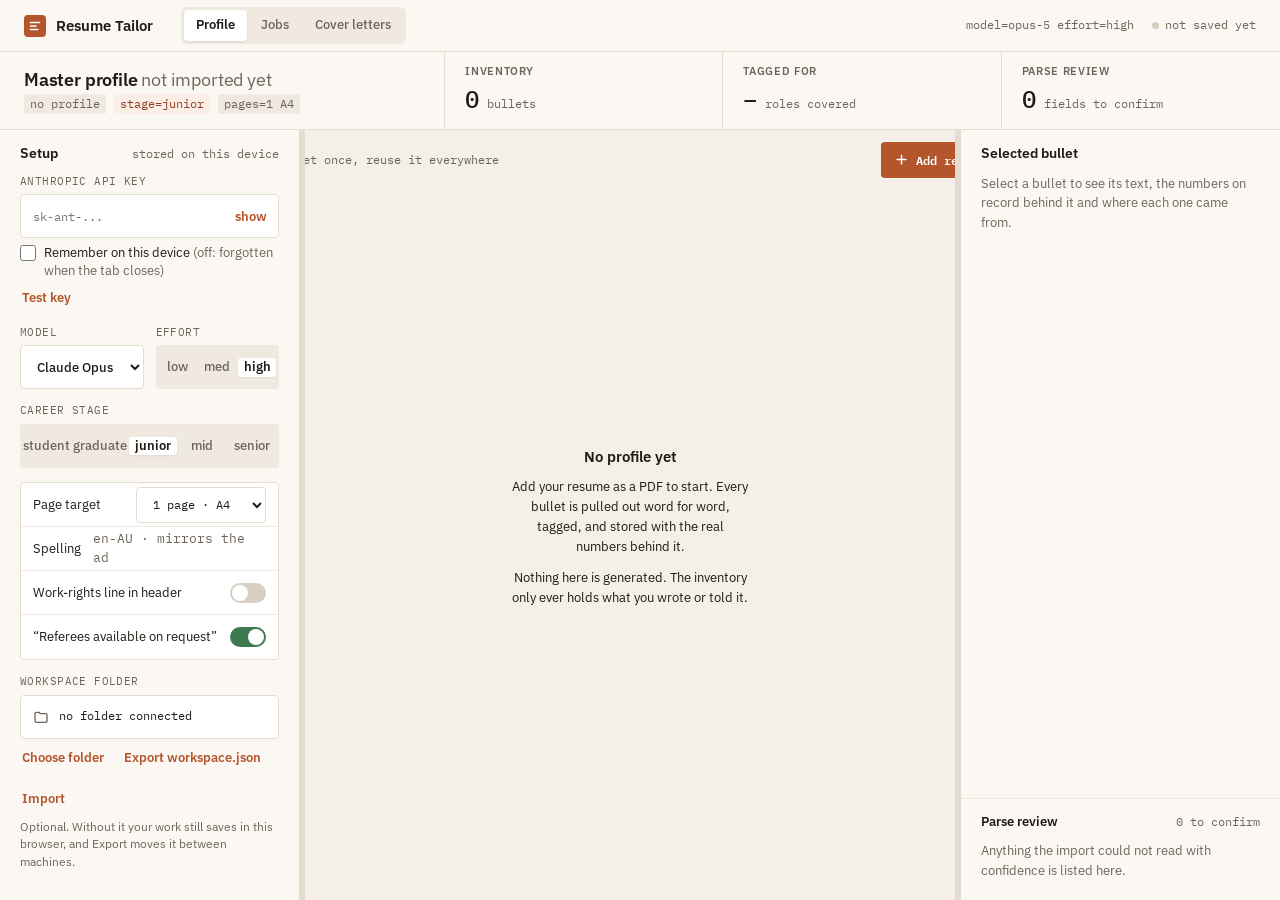
<file: index.html>
<!doctype html>
<html lang="en-AU">
<head>
<meta charset="utf-8">
<meta name="viewport" content="width=device-width, initial-scale=1">
<title>Resume Tailor</title>
<link rel="preconnect" href="https://fonts.googleapis.com">
<link rel="preconnect" href="https://fonts.gstatic.com" crossorigin>
<link rel="stylesheet" href="https://fonts.googleapis.com/css2?family=IBM+Plex+Sans:wght@400;500;600&family=IBM+Plex+Mono:wght@400;500&display=swap">
<!-- ?v= is a cache buster. python -m http.server sends no cache headers, so Chrome
     caches these heuristically and can keep serving an old copy after you pull.
     Bump it when any of the css or js files change. -->
<link rel="stylesheet" href="styles.css?v=11">
<link rel="stylesheet" href="print.css?v=11">
</head>
<body>

<header class="chrome">
  <div class="wordmark">
    <span class="mark" aria-hidden="true">
      <svg width="14" height="14" viewBox="0 0 24 24" fill="none" stroke="#fff" stroke-width="2.2" stroke-linecap="round" stroke-linejoin="round"><path d="M4 6h16M4 12h10M4 18h13"></path></svg>
    </span>
    <span>Resume Tailor</span>
  </div>

  <div class="seg-nav" role="tablist" aria-label="Screens">
    <button type="button" role="tab" id="nav-profile" aria-controls="screen-profile" aria-selected="true">Profile</button>
    <button type="button" role="tab" id="nav-jobs" aria-controls="screen-jobs" aria-selected="false">Jobs</button>
    <button type="button" role="tab" id="nav-letters" aria-controls="screen-letters" aria-selected="false">Cover letters</button>
  </div>

  <div class="spacer"></div>

  <div class="readout mono">
    <span id="readout-model">model=opus-5 effort=high</span>
    <span class="saved"><span class="dot" id="saved-dot"></span><span id="saved-text">not saved yet</span></span>
  </div>
</header>

<main>

  <!-- ============================ PROFILE ============================ -->
  <section class="screen" id="screen-profile" role="tabpanel" aria-labelledby="nav-profile">
    <div class="strip strip-4">
      <div class="strip-title">
        <h1>Master profile <span class="muted" id="profile-name">not imported yet</span></h1>
        <div class="chips mono" id="profile-chips"></div>
      </div>
      <div class="metric">
        <div class="metric-label">Inventory</div>
        <div class="metric-value"><span class="mono num" id="m-inventory">0</span><span class="mono sub" id="m-inventory-sub">bullets</span></div>
      </div>
      <div class="metric">
        <div class="metric-label">Tagged for</div>
        <div class="metric-value"><span class="mono num" id="m-tagged">&ndash;</span><span class="mono sub">roles covered</span></div>
      </div>
      <div class="metric">
        <div class="metric-label">Parse review</div>
        <div class="metric-value"><span class="mono num" id="m-review">0</span><span class="mono sub">fields to confirm</span></div>
      </div>
    </div>

    <div class="panels panels-wide">

      <!-- Left: setup -->
      <aside class="panel panel-left">
        <div class="panel-head">
          <h2>Setup</h2>
          <span class="mono muted">stored on this device</span>
        </div>

        <div class="panel-body">

          <div class="field">
            <label class="field-label mono" for="key-input">anthropic api key</label>
            <div class="input-row">
              <input type="password" id="key-input" class="mono" autocomplete="off" spellcheck="false" placeholder="sk-ant-...">
              <button type="button" class="link-btn" id="key-show" aria-pressed="false">show</button>
            </div>
            <label class="check">
              <input type="checkbox" id="key-remember">
              <span>Remember on this device <span class="muted">(off: forgotten when the tab closes)</span></span>
            </label>
            <div class="link-row">
              <button type="button" class="link-btn" id="key-test">Test key</button>
              <span class="keystatus" id="key-status"></span>
            </div>
            <p class="note" id="key-note" hidden></p>
          </div>

          <div class="grid-2">
            <div class="field">
              <label class="field-label mono" for="set-model">model</label>
              <select id="set-model">
                <option value="claude-opus-5">Claude Opus 5</option>
                <option value="claude-sonnet-5">Claude Sonnet 5</option>
                <option value="claude-haiku-4-5">Claude Haiku 4.5</option>
              </select>
            </div>
            <div class="field">
              <span class="field-label mono" id="label-effort">effort</span>
              <div class="seg" role="radiogroup" aria-labelledby="label-effort">
                <label><input type="radio" name="effort" value="low"><span>low</span></label>
                <label><input type="radio" name="effort" value="medium"><span>med</span></label>
                <label><input type="radio" name="effort" value="high"><span>high</span></label>
              </div>
            </div>
          </div>

          <div class="field">
            <span class="field-label mono" id="label-stage">career stage</span>
            <div class="seg" role="radiogroup" aria-labelledby="label-stage">
              <label><input type="radio" name="stage" value="student"><span>student</span></label>
              <label><input type="radio" name="stage" value="graduate"><span>graduate</span></label>
              <label><input type="radio" name="stage" value="junior"><span>junior</span></label>
              <label><input type="radio" name="stage" value="mid"><span>mid</span></label>
              <label><input type="radio" name="stage" value="senior"><span>senior</span></label>
            </div>
          </div>

          <div class="rows">
            <div class="row">
              <label for="set-pages">Page target</label>
              <select id="set-pages" class="compact">
                <option value="1">1 page &middot; A4</option>
                <option value="2">2 pages &middot; A4</option>
                <option value="3">3 pages &middot; A4</option>
              </select>
            </div>
            <div class="row">
              <span>Spelling</span>
              <span class="mono muted">en-AU &middot; mirrors the ad</span>
            </div>
            <label class="row">
              <span>Work-rights line in header</span>
              <input type="checkbox" class="switch" id="set-workrights">
            </label>
            <div class="row row-input" id="workrights-row" hidden>
              <label class="sr-only" for="set-workrights-text">Work rights wording</label>
              <input type="text" id="set-workrights-text" placeholder="Australian citizen">
            </div>
            <label class="row">
              <span>&ldquo;Referees available on request&rdquo;</span>
              <input type="checkbox" class="switch" id="set-referees">
            </label>
          </div>

          <div class="field">
            <span class="field-label mono">workspace folder</span>
            <div class="folder">
              <svg width="16" height="16" viewBox="0 0 24 24" fill="none" stroke="currentColor" stroke-width="2" stroke-linecap="round" stroke-linejoin="round" aria-hidden="true"><path d="M3 7a2 2 0 0 1 2-2h4l2 2h8a2 2 0 0 1 2 2v9a2 2 0 0 1-2 2H5a2 2 0 0 1-2-2z"></path></svg>
              <span class="mono folder-path" id="folder-path">no folder connected</span>
              <span class="folder-state" id="folder-state"></span>
            </div>
            <div class="link-row">
              <button type="button" class="link-btn" id="folder-connect">Choose folder</button>
              <button type="button" class="link-btn" id="folder-forget" hidden>Forget</button>
              <button type="button" class="link-btn" id="btn-export">Export workspace.json</button>
              <button type="button" class="link-btn" id="btn-import">Import</button>
              <input type="file" id="import-file" accept="application/json,.json" hidden>
            </div>
            <p class="note" id="folder-note"></p>
          </div>

        </div>
      </aside>

      <!-- Centre: inventory -->
      <div class="panel-centre">
        <div class="doc-toolbar mono">
          <span>tag a bullet once, reuse it everywhere</span>
          <button type="button" class="btn btn-accent" id="add-resume">
            <svg width="15" height="15" viewBox="0 0 24 24" fill="none" stroke="currentColor" stroke-width="2.4" stroke-linecap="round" aria-hidden="true"><path d="M12 5v14M5 12h14"></path></svg>
            Add resume PDF
          </button>
          <input type="file" id="resume-file" accept="application/pdf,.pdf" hidden>
        </div>
        <div class="pagehost" id="inventory"></div>
      </div>

      <!-- Right: inspector -->
      <aside class="panel panel-right">
        <div class="panel-head">
          <h2>Selected bullet</h2>
          <span class="mono muted" id="bullet-id"></span>
        </div>
        <div class="panel-body" id="bullet-inspector">
          <p class="empty-note">Select a bullet to see its text, the numbers on record behind it and where each one came from.</p>
        </div>
        <div class="panel-foot">
          <div class="panel-head">
            <h2 class="sm">Parse review</h2>
            <span class="mono muted" id="review-count">0 to confirm</span>
          </div>
          <div class="panel-body" id="parse-review">
            <p class="empty-note">Anything the import could not read with confidence is listed here.</p>
          </div>
        </div>
      </aside>

    </div>
  </section>

  <!-- ============================= JOBS ============================== -->
  <section class="screen" id="screen-jobs" role="tabpanel" aria-labelledby="nav-jobs" hidden>
    <div class="strip strip-4">
      <div class="strip-title">
        <h1>Jobs <span class="muted">paste an ad, answer the gaps, then tailor</span></h1>
        <div class="chips mono"><span class="chip" id="jobs-count">0 saved</span></div>
      </div>
      <div class="metric">
        <div class="metric-label">Detected role</div>
        <div class="metric-value"><span class="mono num" id="m-role">&ndash;</span><span class="mono sub" id="m-role-sub">no job open</span></div>
      </div>
      <div class="metric">
        <div class="metric-label">Coverage</div>
        <div class="metric-value"><span class="mono num" id="m-coverage">&ndash;</span><span class="mono sub">target 75&ndash;80</span></div>
        <div class="bar"><div id="m-coverage-bar"></div></div>
      </div>
      <div class="metric">
        <div class="metric-label">Gaps</div>
        <div class="metric-value"><span class="mono num" id="m-gaps">&ndash;</span><span class="mono sub" id="m-gaps-sub">open questions</span></div>
      </div>
    </div>
    <div class="panels panels-job">
      <aside class="panel panel-left">
        <div class="panel-head">
          <h2>Jobs</h2>
          <span class="mono muted" id="jobs-count-2">0 saved</span>
        </div>
        <div class="joblist" id="job-list"></div>
        <div class="panel-body">
          <button type="button" class="btn btn-ghost btn-block" id="new-job">
            <svg width="15" height="15" viewBox="0 0 24 24" fill="none" stroke="currentColor" stroke-width="2.4" stroke-linecap="round" aria-hidden="true"><path d="M12 5v14M5 12h14"></path></svg>
            New job
          </button>
        </div>
      </aside>

      <div class="panel-centre panel-centre-form">
        <div class="form-grid">
          <div class="field">
            <label class="field-label mono" for="job-title">job title</label>
            <input type="text" id="job-title" placeholder="Junior Data Analyst" autocomplete="off">
          </div>
          <div class="field">
            <label class="field-label mono" for="job-company">company</label>
            <input type="text" id="job-company" placeholder="Yarra Energy" autocomplete="off">
          </div>
        </div>

        <div class="field field-grow">
          <div class="field-head">
            <label class="field-label mono" for="job-ad" id="job-ad-label">job ad &middot; paste the full text</label>
            <span class="adhint">
              <span class="mono muted" id="job-wordcount">0 words</span>
              <button type="button" class="link-btn" id="ad-toggle" hidden>Edit ad</button>
            </span>
          </div>
          <textarea id="job-ad" spellcheck="false" placeholder="Paste the whole ad here, including the responsibilities and the requirements. More text gives a better requirements table."></textarea>
          <div class="adview" id="job-ad-view" hidden></div>
        </div>

        <div class="form-foot">
          <p class="note" id="job-hint"></p>
          <div class="form-actions">
            <button type="button" class="btn btn-ghost" id="delete-job" hidden>Delete</button>
            <button type="button" class="btn btn-accent" id="analyse-job" disabled>Analyse ad</button>
          </div>
        </div>
      </div>

      <aside class="panel panel-right">
        <div class="panel-head">
          <h2>Requirements</h2>
          <span class="mono muted" id="req-count"></span>
        </div>
        <div id="requirements">
          <div class="panel-body"><p class="empty-note">Analyse an ad to see its requirements, their weight, how often each appears, and what in your profile evidences it.</p></div>
        </div>
      </aside>
    </div>
  </section>

  <!-- ============================ TAILOR ============================= -->
  <section class="screen" id="screen-tailor" role="tabpanel" aria-labelledby="nav-jobs" hidden>
    <div class="strip strip-5">
      <div class="strip-title">
        <h1 id="t-title">Tailor</h1>
        <div class="chips mono" id="t-chips"></div>
      </div>
      <div class="metric">
        <div class="metric-label">Keyword coverage</div>
        <div class="metric-value"><span class="mono num" id="t-coverage">&ndash;</span><span class="mono sub">target 75&ndash;80</span></div>
        <div class="bar"><div id="t-coverage-bar"></div></div>
      </div>
      <div class="metric">
        <div class="metric-label">Parse safety</div>
        <div class="metric-value"><span class="mono num" id="t-safety">&ndash;</span><span class="mono sub" id="t-safety-sub">pass</span></div>
        <div class="bar"><div id="t-safety-bar"></div></div>
      </div>
      <div class="metric">
        <div class="metric-label">Content flags</div>
        <div class="metric-value"><span class="mono num" id="t-flags">&ndash;</span><span class="mono sub" id="t-flags-sub"></span></div>
        <div class="bar"><div id="t-flags-bar"></div></div>
      </div>
      <div class="metric">
        <div class="metric-label">Page fit</div>
        <div class="metric-value"><span class="mono num" id="t-fit">&ndash;</span><span class="mono sub" id="t-fit-sub">of page 1</span></div>
        <div class="bar"><div id="t-fit-bar"></div></div>
      </div>
    </div>
    <div class="panels panels-tailor">
      <aside class="panel panel-left">
        <div class="panel-head">
          <button type="button" class="link-btn" id="t-back">&larr; Back to the ad</button>
          <span class="mono muted" id="t-req-count"></span>
        </div>
        <div id="t-requirements"></div>
      </aside>

      <div class="panel-centre">
        <div class="doc-toolbar mono">
          <span id="t-version">not tailored yet</span>
          <span class="toolbar-actions">
            <button type="button" class="btn btn-ghost" id="t-trim" hidden>Trim to fit</button>
            <button type="button" class="btn btn-ghost" id="t-tailor">Tailor</button>
            <button type="button" class="btn btn-accent" id="t-export" disabled>Export PDF</button>
          </span>
        </div>
        <div class="pagehost" id="t-pagehost" tabindex="0" aria-label="Tailored resume. Click a block to inspect it. A accepts, R rejects, E edits, J and K move between changes."></div>
      </div>

      <aside class="panel panel-right">
        <div class="panel-head">
          <h2 id="t-change-title">Change</h2>
          <span class="mono muted" id="t-change-pos"></span>
        </div>
        <div id="t-inspector"></div>
        <div class="panel-foot">
          <div class="panel-head">
            <h2 class="sm">Lint</h2>
            <span class="mono muted" id="t-lint-count"></span>
          </div>
          <div class="panel-body" id="t-lint"></div>
        </div>
      </aside>
    </div>
  </section>

  <!-- ========================== COVER LETTERS ======================== -->
  <section class="screen" id="screen-letters" role="tabpanel" aria-labelledby="nav-letters" hidden>
    <div class="strip strip-4">
      <div class="strip-title">
        <h1>Cover letters <span class="muted">a separate document, from the same profile</span></h1>
        <div class="chips mono"><span class="chip" id="letters-count">0 saved</span></div>
      </div>
      <div class="metric">
        <div class="metric-label">Length</div>
        <div class="metric-value"><span class="mono num">&ndash;</span><span class="mono sub">band 250&ndash;400</span></div>
      </div>
      <div class="metric">
        <div class="metric-label">Requirements addressed</div>
        <div class="metric-value"><span class="mono num">&ndash;</span><span class="mono sub">of the ad</span></div>
      </div>
      <div class="metric">
        <div class="metric-label">Checks</div>
        <div class="metric-value"><span class="mono num">&ndash;</span><span class="mono sub">6 run on each letter</span></div>
      </div>
    </div>
    <div class="panels panels-letter">
      <aside class="panel panel-left">
        <div class="panel-head"><h2>Start from</h2></div>
        <div class="panel-body"><p class="empty-note">Pick a saved job, or paste a fresh ad.</p></div>
      </aside>
      <div class="panel-centre">
        <div class="doc empty">
          <div class="empty-inner">
            <h3>No letter yet</h3>
            <p>One page, 250 to 400 words, direct and first person, with company facts taken only from the ad and your own notes.</p>
            <p class="muted">Arrives in the cover letter step of the build.</p>
          </div>
        </div>
      </div>
      <aside class="panel panel-right">
        <div class="panel-head"><h2>Selected paragraph</h2></div>
        <div class="panel-body"><p class="empty-note">Each paragraph shows which requirements it covers and where its claims come from.</p></div>
      </aside>
    </div>
  </section>

</main>

<div class="toast" id="status" role="status" aria-live="polite" hidden></div>

<script src="core.js?v=11"></script>
<script src="prompts.js?v=11"></script>
<script src="claude.js?v=11"></script>
<script src="app.js?v=11"></script>
</body>
</html>
</file>
<file: styles.css>
/* Resume Tailor — app shell.
   Direction B's structure in direction A's palette. Values come from design/*.dc.html. */

:root {
  --bg: #f4efe7;
  --panel: #fbf8f3;
  --page: #ffffff;
  --ink: #201b16;
  --muted: #6e655a;
  --border: #e4dccf;
  --divider: #efe9df;
  --track: #efe9df;
  --control-border: #d8cfc0;

  --accent: #b4552c;
  --accent-tint: #fbeee6;
  --accent-ink: #8f4222;
  --keyword: #f6d9c9;

  --green: #3e7a50;
  --green-tint: #e6f0e8;
  --green-ink: #2f6140;
  --amber: #b0791a;
  --amber-tint: #fbf0d9;
  --amber-ink: #8a5f12;
  --red: #a63c2f;
  --red-tint: #fde7e3;
  --red-ink: #8f3022;

  --sans: 'IBM Plex Sans', 'Segoe UI', Helvetica, Arial, sans-serif;
  --mono: 'IBM Plex Mono', Consolas, 'Courier New', monospace;
  --r: 4px;
  --shadow-sm: 0 1px 2px rgba(32, 27, 22, 0.08);
}

* { box-sizing: border-box; }
[hidden] { display: none !important; }

html, body { height: 100%; }

body {
  margin: 0;
  background: var(--bg);
  color: var(--ink);
  font-family: var(--sans);
  font-size: 13px;
  line-height: 1.4;
  display: flex;
  flex-direction: column;
  overflow: hidden;
}

.mono { font-family: var(--mono); }
.muted { color: var(--muted); font-weight: 400; }
.sr-only {
  position: absolute; width: 1px; height: 1px; padding: 0; margin: -1px;
  overflow: hidden; clip: rect(0 0 0 0); white-space: nowrap; border: 0;
}

:focus-visible {
  outline: 2px solid var(--accent);
  outline-offset: 2px;
}

/* ------------------------------- chrome ------------------------------- */

.chrome {
  height: 52px;
  flex-shrink: 0;
  display: flex;
  align-items: center;
  gap: 28px;
  padding: 0 24px;
  background: var(--panel);
  border-bottom: 1px solid var(--border);
}

.wordmark {
  display: flex;
  align-items: center;
  gap: 10px;
  font-weight: 600;
  font-size: 15px;
}

.mark {
  width: 22px; height: 22px;
  border-radius: var(--r);
  background: var(--accent);
  display: inline-flex;
  align-items: center;
  justify-content: center;
}

.seg-nav {
  display: flex;
  align-items: center;
  gap: 2px;
  background: var(--track);
  border-radius: 6px;
  padding: 3px;
}

.seg-nav button {
  font: inherit;
  font-weight: 500;
  color: var(--muted);
  background: none;
  border: 0;
  border-radius: var(--r);
  padding: 6px 12px;
  cursor: pointer;
}

.seg-nav button[aria-selected="true"] {
  background: var(--page);
  color: var(--ink);
  font-weight: 600;
  box-shadow: var(--shadow-sm);
}

.spacer { flex-grow: 1; }

.readout {
  font-size: 12px;
  color: var(--muted);
  display: flex;
  align-items: center;
  gap: 18px;
}

.saved { display: flex; align-items: center; gap: 6px; }

.dot {
  width: 7px; height: 7px;
  border-radius: 50%;
  background: var(--control-border);
  flex-shrink: 0;
}
.dot.ok { background: var(--green); }
.dot.bad { background: var(--red); }

/* ------------------------------- layout ------------------------------- */

main { flex-grow: 1; min-height: 0; display: flex; }

.screen {
  flex-grow: 1;
  min-height: 0;
  display: flex;
  flex-direction: column;
}

.strip {
  flex-shrink: 0;
  display: grid;
  grid-template-columns: minmax(0, 1.6fr) repeat(3, minmax(0, 1fr));
  background: var(--panel);
  border-bottom: 1px solid var(--border);
}

.strip-title {
  display: flex;
  flex-direction: column;
  justify-content: center;
  gap: 2px;
  padding: 14px 24px;
  border-right: 1px solid var(--border);
}

.strip-title h1 {
  margin: 0;
  font-size: 18px;
  font-weight: 600;
  letter-spacing: -0.01em;
}

.chips { display: flex; align-items: center; gap: 8px; font-size: 11.5px; color: var(--muted); }
.chip { padding: 2px 6px; background: var(--track); border-radius: 3px; }
.chip.on { background: var(--accent-tint); color: var(--accent-ink); }

.metric {
  display: flex;
  flex-direction: column;
  justify-content: center;
  gap: 4px;
  padding: 12px 20px;
  border-right: 1px solid var(--border);
}
.metric:last-child { border-right: 0; }

.metric-label {
  font-size: 11px;
  font-weight: 600;
  letter-spacing: 0.06em;
  text-transform: uppercase;
  color: var(--muted);
}

.metric-value { display: flex; align-items: baseline; gap: 8px; }
.metric-value .num { font-size: 24px; font-weight: 500; }
.metric-value .sub { font-size: 11.5px; color: var(--muted); }

.panels {
  flex-grow: 1;
  min-height: 0;
  display: grid;
  /* left | divider | centre | divider | right. The two widths are custom
     properties so a drag can change them without touching the rule. */
  grid-template-columns: var(--col-left) 5px minmax(0, 1fr) 5px var(--col-right);
}
.panels-wide   { --col-left: 300px; --col-right: 320px; }
.panels-job    { --col-left: 300px; --col-right: 460px; }
.panels-letter { --col-left: 360px; --col-right: 380px; }

.divider {
  position: relative;
  background: var(--border);
  cursor: col-resize;
  touch-action: none;
}
.divider:hover, .divider.dragging { background: var(--accent); }
.divider:focus-visible { background: var(--accent); outline: 2px solid var(--accent); outline-offset: 1px; }
/* A 5px target is too mean for the mouse, so widen the hit area invisibly. */
.divider::after { content: ""; position: absolute; top: 0; bottom: 0; left: -4px; right: -4px; }
body.resizing { cursor: col-resize; user-select: none; }

.panel {
  background: var(--panel);
  display: flex;
  flex-direction: column;
  min-height: 0;
  overflow-y: auto;
}
.panel-left { border-right: 1px solid var(--border); }
.panel-right { border-left: 1px solid var(--border); }

.panel-head {
  display: flex;
  align-items: center;
  justify-content: space-between;
  gap: 12px;
  padding: 14px 20px 10px 20px;
}
.panel-head h2 { margin: 0; font-size: 14px; font-weight: 600; }
.panel-head h2.sm { font-size: 13px; }
.panel-head .mono { font-size: 11.5px; }

.panel-body { padding: 0 20px 20px 20px; display: flex; flex-direction: column; gap: 14px; }
.panel-foot { margin-top: auto; border-top: 1px solid var(--divider); }
.panel-foot .panel-body { padding-top: 0; }

.empty-note { margin: 0; color: var(--muted); line-height: 1.5; }

.panel-centre {
  min-height: 0;
  display: flex;
  flex-direction: column;
  align-items: center;
  gap: 12px;
  padding: 20px 24px;
  overflow: hidden;
}

.doc-toolbar {
  width: 600px;
  max-width: 100%;
  display: flex;
  align-items: center;
  justify-content: space-between;
  gap: 12px;
  font-size: 11.5px;
  color: var(--muted);
}

.doc {
  width: 600px;
  max-width: 100%;
  flex-grow: 1;
  min-height: 0;
  background: var(--page);
  border: 1px solid var(--border);
  box-shadow: 0 1px 2px rgba(32, 27, 22, 0.06), 0 8px 24px rgba(32, 27, 22, 0.06);
  overflow: auto;
}

.doc.empty { display: flex; align-items: center; justify-content: center; padding: 40px; }
.empty-inner { max-width: 40ch; text-align: center; }
.empty-inner h3 { margin: 0 0 10px; font-size: 15px; font-weight: 600; }
.empty-inner p { margin: 0 0 10px; line-height: 1.55; color: var(--ink); }
.empty-inner p:last-child { margin-bottom: 0; }

/* ------------------------------ controls ------------------------------ */

.field { display: flex; flex-direction: column; gap: 6px; }

.field-label {
  font-size: 10.5px;
  letter-spacing: 0.04em;
  text-transform: uppercase;
  color: var(--muted);
}

.grid-2 { display: grid; grid-template-columns: repeat(2, minmax(0, 1fr)); gap: 12px; }

input[type="text"],
input[type="password"],
select {
  font: inherit;
  height: 44px;
  padding: 0 12px;
  background: var(--page);
  color: var(--ink);
  border: 1px solid var(--border);
  border-radius: var(--r);
  width: 100%;
}
select { font-weight: 500; cursor: pointer; }
select.compact { height: 36px; width: auto; font-family: var(--mono); font-size: 12px; font-weight: 400; }
input.mono { font-family: var(--mono); font-size: 12px; }

.input-row { position: relative; display: flex; align-items: center; }
.input-row input { padding-right: 58px; }
.input-row .link-btn { position: absolute; right: 10px; }

.link-btn {
  font: inherit;
  font-size: 12.5px;
  font-weight: 600;
  color: var(--accent);
  background: none;
  border: 0;
  padding: 4px 2px;
  cursor: pointer;
  text-align: left;
}
.link-btn:hover { color: var(--accent-ink); text-decoration: underline; }
.link-btn[disabled] { color: var(--muted); cursor: default; text-decoration: none; }

.link-row { display: flex; align-items: center; flex-wrap: wrap; gap: 16px; }

.keystatus { font-size: 12.5px; display: flex; align-items: center; gap: 6px; }
.keystatus.ok { color: var(--green-ink); }
.keystatus.bad { color: var(--red-ink); }
.keystatus.busy { color: var(--muted); }

/* buttons */
.btn {
  font: inherit;
  font-weight: 600;
  display: inline-flex;
  align-items: center;
  justify-content: center;
  gap: 7px;
  height: 44px;
  padding: 0 14px;
  border-radius: var(--r);
  border: 1px solid transparent;
  cursor: pointer;
  white-space: nowrap;
}
.btn-accent { background: var(--accent); color: #fff; }
.btn-accent:hover:not([disabled]) { background: var(--accent-ink); }
.btn-ghost { background: var(--page); color: var(--ink); border-color: var(--control-border); }
.btn-ghost:hover:not([disabled]) { background: var(--panel); }
.btn[disabled] { opacity: 0.45; cursor: default; }
.btn-block { width: 100%; }

/* staged resume file */
.filecard {
  display: flex;
  align-items: center;
  gap: 12px;
  padding: 12px 14px;
  background: var(--accent-tint);
  border: 1px solid var(--border);
  border-radius: var(--r);
}
.filecard .grow { flex-grow: 1; min-width: 0; }
.filecard .name { font-weight: 600; overflow: hidden; text-overflow: ellipsis; white-space: nowrap; }
.filecard .meta { font-family: var(--mono); font-size: 11.5px; color: var(--muted); }

.doc-pad { padding: 24px 28px; display: flex; flex-direction: column; gap: 14px; }

/* jobs list */
.joblist { display: flex; flex-direction: column; }
.jobrow {
  display: flex;
  flex-direction: column;
  gap: 3px;
  width: 100%;
  padding: 11px 20px;
  border-top: 1px solid var(--divider);
  background: none;
  border-left: 0; border-right: 0; border-bottom: 0;
  font: inherit;
  text-align: left;
  cursor: pointer;
}
.jobrow:last-child { border-bottom: 1px solid var(--divider); }
.jobrow:hover { background: var(--track); }
.jobrow[aria-current="true"] { background: var(--accent-tint); }
.jobrow .top { display: flex; align-items: center; justify-content: space-between; gap: 8px; }
.jobrow .name { font-weight: 600; overflow: hidden; text-overflow: ellipsis; white-space: nowrap; }
.jobrow .where { color: var(--muted); font-size: 12.5px; }
.jobrow .when { font-family: var(--mono); font-size: 11px; color: var(--muted); }
.tag { font-family: var(--mono); font-size: 10.5px; padding: 1px 6px; border-radius: 3px; background: var(--track); color: var(--muted); flex-shrink: 0; }
.tag.new { background: var(--track); }
.tag.analysed { background: var(--amber-tint); color: var(--amber-ink); }
.tag.tailoring { background: var(--accent-tint); color: var(--accent-ink); }
.tag.exported { background: var(--green-tint); color: var(--green-ink); }

/* job form */
.panel-centre-form { align-items: stretch; gap: 14px; }
.form-grid { display: grid; grid-template-columns: repeat(2, minmax(0, 1fr)); gap: 12px; }
.field-grow { flex-grow: 1; min-height: 0; }
.field-head { display: flex; align-items: baseline; justify-content: space-between; gap: 12px; }
.field-head .mono { font-size: 11.5px; }

textarea {
  font: inherit;
  font-size: 12.5px;
  line-height: 1.55;
  flex-grow: 1;
  min-height: 200px;
  resize: none;
  padding: 12px 14px;
  background: var(--page);
  color: var(--ink);
  border: 1px solid var(--border);
  border-radius: var(--r);
  width: 100%;
}

.form-foot { display: flex; align-items: center; justify-content: space-between; gap: 16px; }
.form-actions { display: flex; align-items: center; gap: 8px; flex-shrink: 0; }

/* metric bar */
.bar { height: 4px; background: var(--border); overflow: hidden; }
.bar > div { height: 100%; width: 0; }

/* ---------------------------- inventory blocks ---------------------------- */

.inv-header { display: flex; flex-direction: column; gap: 2px; padding-bottom: 4px; }
.inv-name { font-size: 17px; font-weight: 600; letter-spacing: -0.01em; }
.inv-contact { color: var(--muted); font-size: 12px; }

.inv-section { display: flex; flex-direction: column; gap: 5px; }
.inv-heading {
  font-size: 10.5px;
  font-weight: 700;
  letter-spacing: 0.1em;
  text-transform: uppercase;
  border-bottom: 1px solid var(--ink);
  padding-bottom: 2px;
}
.inv-item { display: flex; align-items: baseline; justify-content: space-between; gap: 12px; margin-top: 2px; }
.inv-item-name { font-size: 12.5px; }
.inv-dates { font-size: 11px; color: var(--muted); white-space: nowrap; }

.inv-skillrow { font-size: 12px; line-height: 1.5; }
.inv-skillgroup { font-weight: 600; }

.inv-bullet {
  display: flex;
  align-items: flex-start;
  gap: 8px;
  width: 100%;
  padding: 5px 8px;
  margin: 0 -8px;
  border: 0;
  border-radius: var(--r);
  background: none;
  font: inherit;
  font-size: 12.5px;
  line-height: 1.45;
  text-align: left;
  cursor: pointer;
}
.inv-bullet:hover { background: var(--panel); }
.inv-bullet[aria-current="true"] { background: var(--accent-tint); outline: 2px solid var(--accent); }
.inv-dot { flex-shrink: 0; color: var(--muted); }
.inv-tags { display: flex; flex-wrap: wrap; gap: 4px; margin-top: 4px; }
.tag.role { background: var(--accent-tint); color: var(--accent-ink); font-weight: 500; }
.tag.evidenced { background: var(--green-tint); color: var(--green-ink); }
.tag.partial { background: var(--amber-tint); color: var(--amber-ink); }
.tag.missing { background: var(--red-tint); color: var(--red-ink); }

.flag {
  flex-shrink: 0;
  font-size: 10px;
  padding: 1px 5px;
  border-radius: 2px;
  white-space: nowrap;
  align-self: flex-start;
}
.flag.amber { background: var(--amber-tint); color: var(--amber-ink); }

/* bullet inspector */
.readonly-box {
  padding: 10px 12px;
  background: var(--page);
  border: 1px solid var(--border);
  border-radius: var(--r);
  line-height: 1.5;
}
.kv { display: grid; grid-template-columns: auto minmax(0, 1fr); gap: 4px 12px; font-size: 12.5px; align-items: baseline; }
.kv-key { color: var(--accent-ink); font-weight: 500; white-space: nowrap; }

/* parse review */
.review-row {
  display: flex;
  align-items: flex-start;
  gap: 10px;
  padding: 8px 0;
  border-bottom: 1px solid var(--divider);
}
.review-row:last-child { border-bottom: 0; }
.review-row.done { opacity: 0.45; }
.review-field { font-size: 10.5px; text-transform: uppercase; letter-spacing: 0.04em; color: var(--amber-ink); }
.review-note { font-size: 12.5px; line-height: 1.45; }

/* ------------------------- requirements and gaps ------------------------- */

.callout { margin: 0 20px 12px 20px; padding: 10px 12px; background: var(--accent-tint); border-radius: var(--r); }
.callout-head { font-size: 11px; font-weight: 700; letter-spacing: 0.06em; text-transform: uppercase; color: var(--accent-ink); margin-bottom: 6px; }
.callout-row { font-size: 12.5px; line-height: 1.45; margin-bottom: 8px; }
.callout-row:last-child { margin-bottom: 0; }
.callout-quote { color: var(--muted); font-size: 11.5px; margin-top: 2px; }

.reqhead, .reqrow {
  display: grid;
  grid-template-columns: minmax(0, 1fr) 34px 30px 76px;
  gap: 8px;
  align-items: center;
  padding: 0 20px;
}
.reqhead { font-size: 10.5px; letter-spacing: 0.04em; text-transform: uppercase; color: var(--muted); padding-bottom: 6px; }
.reqrow { min-height: 38px; border-top: 1px solid var(--divider); font-size: 12px; cursor: pointer; }
.reqhead.withcv, .reqrow.withcv { grid-template-columns: minmax(0, 1fr) 26px 22px 22px 70px; gap: 6px; padding: 0 12px; }
.reqrow:hover { background: var(--track); }
.reqrow:last-of-type { border-bottom: 1px solid var(--divider); }
.right { text-align: right; }
.reqname { font-family: var(--sans); font-weight: 500; overflow: hidden; text-overflow: ellipsis; white-space: nowrap; }
.pref { color: var(--muted); font-weight: 400; font-size: 10px; }

.predicted { padding: 10px 20px; font-size: 11.5px; line-height: 1.5; color: var(--ink); }

.gapcard {
  display: flex;
  flex-direction: column;
  gap: 7px;
  padding: 10px 12px;
  background: var(--page);
  border: 1px solid var(--border);
  border-radius: var(--r);
}
.gapcard.answered { border-color: var(--green); background: var(--green-tint); }
.gapcard.skipped { opacity: 0.5; }
.gaptop { display: flex; gap: 10px; align-items: flex-start; font-size: 12.5px; line-height: 1.45; }
.gapid { font-size: 11px; color: var(--red-ink); flex-shrink: 0; }
.gapcard.answered .gapid { color: var(--green-ink); }
.gapanswer { min-height: 0; font-size: 12.5px; padding: 8px 10px; }
.gapfoot { display: flex; align-items: center; justify-content: space-between; gap: 12px; font-size: 11px; }

.check {
  display: flex;
  align-items: flex-start;
  gap: 8px;
  font-size: 12.5px;
  line-height: 1.4;
  cursor: pointer;
}
.check input { margin: 1px 0 0; width: 16px; height: 16px; accent-color: var(--accent); flex-shrink: 0; }

.note {
  margin: 0;
  font-size: 12px;
  line-height: 1.45;
  color: var(--muted);
}
.note.warn { color: var(--red-ink); }

/* segmented radio group */
.seg {
  display: flex;
  align-items: center;
  gap: 2px;
  height: 44px;
  padding: 3px;
  background: var(--track);
  border-radius: var(--r);
}
.seg label { flex: 1; display: flex; position: relative; }
/* Visually hidden but still focusable and hit-testable, and anchored to its own
   label rather than escaping to the page corner. */
.seg input {
  position: absolute;
  width: 1px; height: 1px;
  margin: 0; padding: 0; border: 0;
  overflow: hidden;
  clip: rect(0 0 0 0);
  white-space: nowrap;
}
.seg span {
  flex: 1;
  display: flex;
  align-items: center;
  justify-content: center;
  border-radius: 3px;
  color: var(--muted);
  font-weight: 500;
  cursor: pointer;
  user-select: none;
}
.seg input:checked + span {
  background: var(--page);
  color: var(--ink);
  font-weight: 600;
  box-shadow: var(--shadow-sm);
}
.seg input:focus-visible + span { outline: 2px solid var(--accent); outline-offset: -2px; }

/* settings rows */
.rows {
  display: flex;
  flex-direction: column;
  border: 1px solid var(--border);
  border-radius: var(--r);
  background: var(--page);
}
.row {
  display: flex;
  align-items: center;
  justify-content: space-between;
  gap: 12px;
  min-height: 44px;
  padding: 0 12px;
  border-bottom: 1px solid var(--divider);
}
.row:last-child { border-bottom: 0; }
label.row { cursor: pointer; }
.row-input { padding: 6px 12px; }
.row-input input { height: 36px; }

.switch {
  appearance: none;
  -webkit-appearance: none;
  margin: 0;
  width: 36px; height: 20px;
  border-radius: 10px;
  background: var(--control-border);
  position: relative;
  flex-shrink: 0;
  cursor: pointer;
  transition: background 120ms ease;
}
.switch::after {
  content: "";
  position: absolute;
  top: 2px; left: 2px;
  width: 16px; height: 16px;
  border-radius: 50%;
  background: var(--page);
  transition: transform 120ms ease;
}
.switch:checked { background: var(--green); }
.switch:checked::after { transform: translateX(16px); }

/* workspace folder */
.folder {
  display: flex;
  align-items: center;
  gap: 10px;
  height: 44px;
  padding: 0 12px;
  background: var(--page);
  border: 1px solid var(--border);
  border-radius: var(--r);
  color: var(--muted);
}
.folder-path {
  flex-grow: 1;
  font-size: 12px;
  color: var(--ink);
  overflow: hidden;
  text-overflow: ellipsis;
  white-space: nowrap;
}
.folder-state {
  display: flex;
  align-items: center;
  gap: 6px;
  font-size: 12px;
  font-weight: 600;
  white-space: nowrap;
}
.folder-state.ok { color: var(--green); }
.folder-state.wait { color: var(--amber-ink); }

/* toast */
.toast {
  position: fixed;
  left: 24px;
  bottom: 20px;
  max-width: 460px;
  padding: 10px 14px;
  background: var(--ink);
  color: #fbf8f3;
  border-radius: var(--r);
  font-size: 12.5px;
  line-height: 1.45;
  box-shadow: 0 4px 16px rgba(32, 27, 22, 0.22);
  z-index: 10;
}
.toast.bad { background: var(--red-ink); }

/* Narrow windows: the three panels stop being a sensible grid well before
   phone width, so stack them and let the whole screen scroll.
   ponytail: desktop-first on purpose, this is a local tool. */
/* ------------------------------ the job ad ------------------------------ */

.adview {
  flex-grow: 1;
  min-height: 0;
  overflow: auto;
  padding: 12px 14px;
  background: var(--page);
  border: 1px solid var(--border);
  border-radius: var(--r);
  font-size: 12.5px;
  line-height: 1.6;
  white-space: pre-wrap;
  overflow-wrap: break-word;
}
.adview mark {
  background: var(--keyword);
  color: inherit;
  border-radius: 2px;
  padding: 0 1px;
  cursor: pointer;
}
.adview mark.hot {
  background: var(--accent);
  color: #fff;
}
.adhint { display: flex; align-items: center; gap: 10px; }

/* The profile inventory sits on A4 sheets too, paginated like the tailored
   resume, so the person sees how much of a page their material fills. */
#screen-profile .panel-centre { padding: 12px 8px; }
#screen-profile .doc-toolbar { width: 210mm; max-width: none; }
#inventory.pagehost.empty { justify-content: center; }
#inventory .filecard, #inventory .form-actions, #inventory .note { width: 210mm; flex-shrink: 0; }
#inventory .sheets { display: flex; flex-direction: column; gap: 20px; align-items: center; }
#inventory .page { font-family: var(--sans); color: var(--ink); font-size: 12.5px; line-height: 1.4; }
#inventory .page .p-inner { display: flex; flex-direction: column; gap: 6px; }
#inventory .inv-heading { margin-top: 10px; }
#inventory .inv-bullet { width: auto; }

/* ------------------------------ tailor -------------------------------- */

.strip-5 { grid-template-columns: minmax(0, 1.6fr) repeat(4, minmax(0, 1fr)); }
.panels-tailor { --col-left: 300px; --col-right: 310px; }
#screen-tailor .panel-centre { padding: 12px 8px; }
.toolbar-actions { display: flex; align-items: center; gap: 8px; }
#screen-tailor .doc-toolbar { width: 794px; }
.doc-toolbar .btn { height: 36px; padding: 0 12px; }

/* The page is real A4 (794px) and is never scaled: what you see is the size
   you will print. A narrow panel scrolls sideways instead of shrinking it. */
.pagehost {
  width: 100%;
  flex-grow: 1;
  min-height: 0;
  overflow: auto;
  outline: none;
  display: flex;
  flex-direction: column;
  align-items: center;
  gap: 20px;
  padding-bottom: 24px;
}
.pagehost:focus-visible { outline: 2px solid var(--accent); outline-offset: -2px; }
.pagehost .page, #inventory .page {
  flex-shrink: 0;
  border: 1px solid var(--border);
  box-shadow: 0 1px 2px rgba(32, 27, 22, 0.06), 0 8px 24px rgba(32, 27, 22, 0.06);
}
.pagehost.empty { align-items: center; }
.pagehost .empty-inner { padding: 40px; }

/* diff inspector */
.diff { display: flex; flex-direction: column; padding: 14px 20px; border-bottom: 1px solid var(--divider); }
.diff-line { display: flex; gap: 10px; padding: 8px 10px; font-family: var(--mono); font-size: 12px; line-height: 1.5; }
.diff-line.minus { background: var(--red-tint); color: #6b2a20; }
.diff-line.plus { background: var(--green-tint); color: #1f3f28; }
.diff-line .sign { flex-shrink: 0; }
.diff-line.minus .sign { color: var(--red); }
.diff-line.plus .sign { color: var(--green); }
.diff-line del { text-decoration: line-through; text-decoration-color: var(--red); background: #f9d2cb; }
.diff-line ins { text-decoration: none; background: #cfe4d3; }
.inspect-body { display: flex; flex-direction: column; gap: 14px; padding: 14px 20px; border-bottom: 1px solid var(--divider); }
.decide { display: grid; grid-template-columns: repeat(3, minmax(0, 1fr)); gap: 8px; padding: 14px 20px 6px; }
.decide .btn { padding: 0 8px; }
.decide .key { font-family: var(--mono); font-size: 11px; opacity: 0.75; }
.btn-green { background: var(--green); color: #fff; }
.btn-green:hover:not([disabled]) { background: var(--green-ink); }
.prevnext { display: flex; justify-content: space-between; padding: 6px 20px 14px; font-size: 11.5px; }
.decision-chip { font-family: var(--mono); font-size: 11px; padding: 2px 6px; border-radius: 3px; }
.decision-chip.pending { background: var(--amber-tint); color: var(--amber-ink); }
.decision-chip.accepted, .decision-chip.edited { background: var(--green-tint); color: var(--green-ink); }
.decision-chip.rejected { background: var(--red-tint); color: var(--red-ink); }
.numcheck { display: flex; align-items: center; gap: 6px; }
.lintrow { display: flex; gap: 10px; min-height: 28px; align-items: center; font-family: var(--mono); font-size: 11.5px; cursor: pointer; }
.lintrow:hover { background: var(--track); }
.lintrow .kind { width: 64px; flex-shrink: 0; }
.lintrow .kind.red { color: var(--red); }
.lintrow .kind.amber { color: var(--amber-ink); }
.blockmenu { display: flex; flex-wrap: wrap; gap: 6px 12px; padding: 0 20px 14px; }

@media (max-width: 1100px) {
  body { overflow: auto; }
  .panels, .panels-wide, .panels-job, .panels-letter, .panels-tailor { grid-template-columns: minmax(0, 1fr); }
  .divider { display: none; }
  .panel-left, .panel-right { border: 0; border-bottom: 1px solid var(--border); }
  .panel-centre { padding: 20px 16px; }
  .doc { min-height: 320px; }
  .strip, .strip-5 { grid-template-columns: minmax(0, 1fr); }
  .strip-title, .metric { border-right: 0; border-bottom: 1px solid var(--border); }
  .chrome { flex-wrap: wrap; height: auto; padding: 10px 16px; gap: 12px; }
}
</file>
<file: print.css>
/* The exported document. Loaded on screen as well, so the preview is the
   export: same markup, same stylesheet, A4 at 96dpi (794 x 1123px).
   Arial only, single column, no tables, no floats, real bullets. */

/* One sheet. Real A4 in mm so the print is exact and the screen matches it
   at 100% zoom (210mm is 794px at 96dpi). Content that does not fit flows
   onto the next .page; a sheet never grows. */
.page {
  width: 210mm;
  height: 297mm;
  box-sizing: border-box;
  padding: 17mm;
  overflow: hidden;
  background: #fff;
  color: #000;
  font-family: Arial, Helvetica, sans-serif;
  font-size: 10.5pt;
  line-height: 1.32;
  position: relative;
}
.page .p-inner { height: 100%; }

.page .p-name { font-size: 16pt; font-weight: bold; letter-spacing: 0.01em; margin: 0; }
.page .p-headline { font-size: 11pt; margin: 2px 0 0; }
.page .p-contact { margin: 3px 0 0; font-size: 9.5pt; }
.page .p-head { margin-bottom: 10px; }

.page h2 {
  font-size: 10.5pt;
  font-weight: bold;
  text-transform: uppercase;
  letter-spacing: 0.08em;
  margin: 11px 0 4px;
  padding-bottom: 2px;
  border-bottom: 1px solid #000;
}

.page .p-item { margin-top: 5px; }
.page .p-item-head { display: flex; justify-content: space-between; gap: 12px; }
.page .p-item-head b { font-weight: bold; }
.page .p-dates { white-space: nowrap; }
.page ul { margin: 2px 0 0; padding-left: 16px; }
.page li { margin: 0 0 2px; padding: 1px 3px; border-radius: 2px; }
.page .p-block { padding: 1px 3px; border-radius: 2px; margin: 0; }
.page .p-skills { margin: 0; }
.page .p-referees { margin-top: 10px; font-size: 9.5pt; }

/* --- screen-only editor states. None of this survives print. --- */
.page .sel { cursor: pointer; }
.page .sel:hover { background: #fbf8f3; }
.page .sel.pending { background: #fbeee6; }
.page .sel.pending .p-kw { background: #f6d9c9; }
.page .sel.accepted { background: #e6f0e8; }
.page .sel.edited { background: #e6f0e8; }
.page .sel.selected { outline: 2px solid #b4552c; outline-offset: 0; background: #fbeee6; }
.page .sel.hidden-block { display: none; }
.page .p-kw { background: #f6d9c9; }
.page .p-badge {
  font-family: 'IBM Plex Mono', Consolas, monospace;
  font-size: 8pt;
  padding: 0 4px;
  border-radius: 2px;
  margin-left: 6px;
  white-space: nowrap;
  vertical-align: 1px;
}
.page .p-badge.amber { background: #fbf0d9; color: #8a5f12; }
.page .p-badge.red { background: #fde7e3; color: #8f3022; }
.page .p-badge.accent { background: #b4552c; color: #fff; }
.page .p-edit {
  width: 100%;
  box-sizing: border-box;
  font: inherit;
  padding: 3px 4px;
  border: 1px solid #b4552c;
  border-radius: 2px;
  resize: vertical;
  min-height: 3em;
}
@media print {
  @page { size: A4; margin: 0; }
  html, body { background: #fff; height: auto; overflow: visible; }
  /* Everything but the print root goes; the page carries its own margins as
     padding, which is what keeps the browser's header and footer off it. */
  body > :not(#print-root) { display: none !important; }
  #print-root { display: block; }
  #print-root .page { box-shadow: none; border: 0; margin: 0; break-after: page; }
  #print-root .page:last-child { break-after: auto; }
  .page .sel, .page .sel.pending, .page .sel.accepted, .page .sel.edited, .page .sel.selected { background: none; outline: none; }
  .page .p-kw { background: none; }
  .page .p-badge { display: none; }
}
</file>
